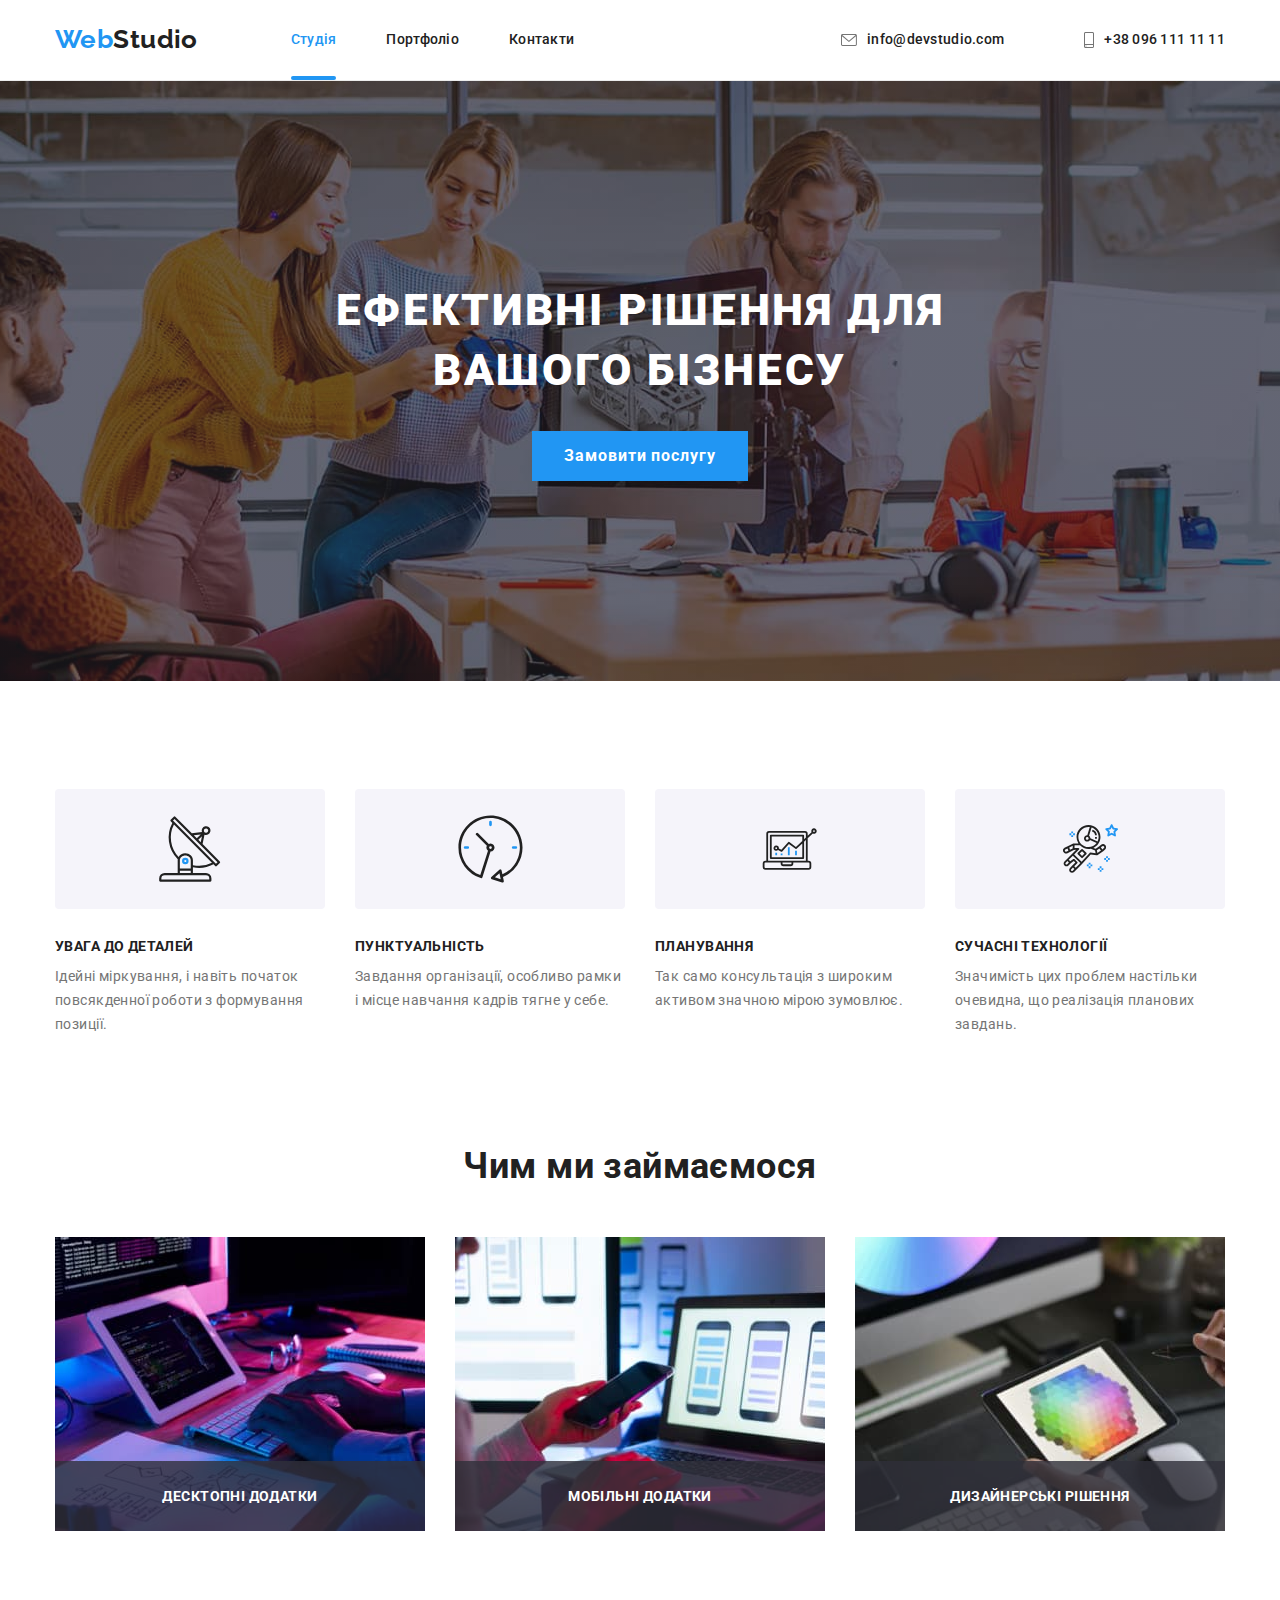
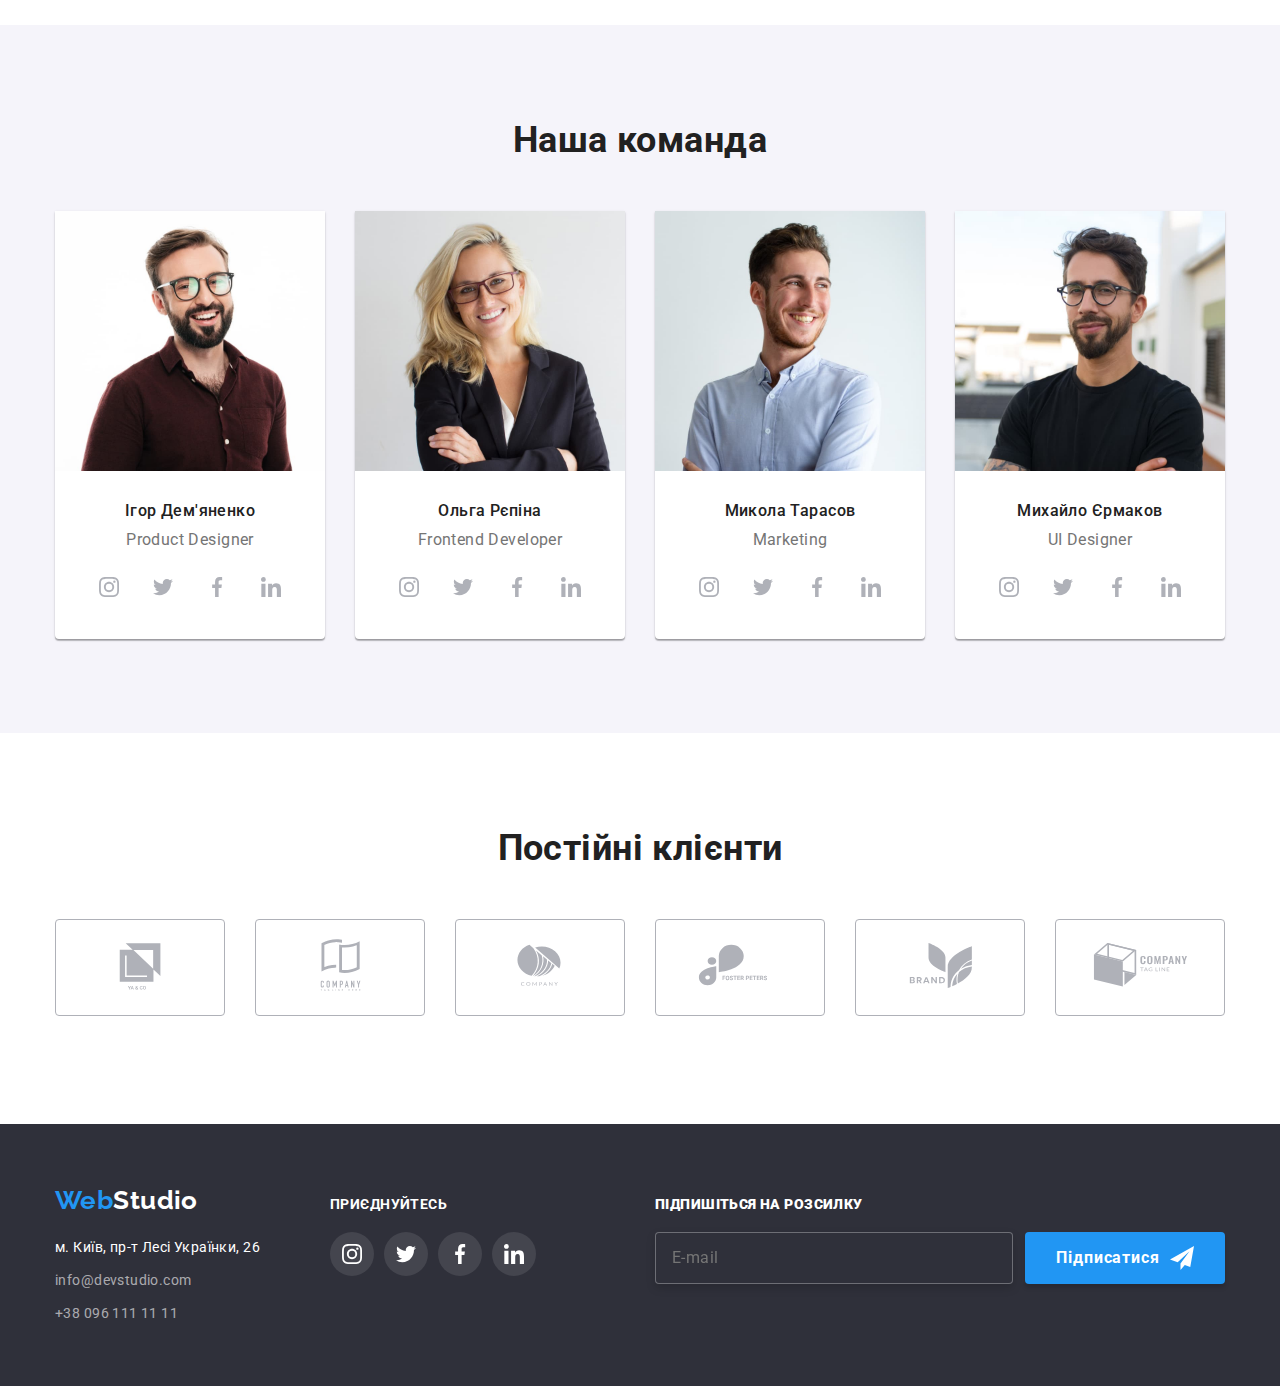
<file: index.html>
<!DOCTYPE html>
<html lang="uk">
  <head>
    <meta charset="UTF-8" />
    <meta http-equiv="X-UA-Compatible" content="IE=edge" />
    <meta name="viewport" content="width=device-width, initial-scale=1.0" />
    <title>Document</title>
    <link rel="preconnect" href="https://fonts.googleapis.com" />
    <link rel="preconnect" href="https://fonts.gstatic.com" crossorigin />
    <link
      href="https://fonts.googleapis.com/css2?family=Raleway:wght@700&family=Roboto:wght@400;500;700;900&display=swap"
      rel="stylesheet"
    />
    <link
      rel="stylesheet"
      href="https://cdnjs.cloudflare.com/ajax/libs/modern-normalize/1.1.0/modern-normalize.min.css"
    />
    <link rel="stylesheet" href="./css/styles.css" />
  </head>
  <body>
    <header class="page-header">
      <div class="container main-nav">
        <a href="/" class="logo header"> <span class="accent">Web</span>Studio </a>

        <nav>
          <ul class="site-nav list">
            <li class="item"><a class="link current" href="">Студія</a></li>
            <li class="item"><a class="link" href="./portfolio.html">Портфоліо</a></li>
            <li class="item"><a class="link" href="">Контакти</a></li>
          </ul>
        </nav>

        <ul class="auth-list">
          <li class="auth-item">
            <a class="auth-link" href="mailto:info@devstudio.com">
              <svg class="auth-icon" width="16px" height="12px">
                <use href="./images/icons.svg#icon-envelope"></use>
              </svg>
              info@devstudio.com</a
            >
          </li>
          <li class="auth-item">
            <a class="auth-link" href="tel:+380961111111">
              <svg class="auth-icon" width="10px" height="16px">
                <use href="./images/icons.svg#icon-smartphone"></use>
              </svg>
              +38 096 111 11 11</a
            >
          </li>
        </ul>
      </div>
    </header>

    <main>
      <section class="hero overlay">
        <div class="container">
          <h1 class="hero-title">Ефективні рішення для вашого бізнесу</h1>
          <button type="button" class="button primary" data-modal-open>Замовити послугу</button>
        </div>
      </section>

      <section class="benefits section">
        <div class="container">
          <h2 class="visually-hidden">Переваги</h2>
          <ul class="benefits-list">
            <li class="benefits-item">
              <div class="benefits-element">
                <svg class="benefits-icon" width="65.32px" height="70px">
                  <use href="./images/icons.svg#icon-antenna"></use>
                </svg>
              </div>
              <h3 class="benefits-title">Увага до деталей</h3>
              <p class="benefits-text">
                Ідейні міркування, і навіть початок повсякденної роботи з формування позиції.
              </p>
            </li>
            <li class="benefits-item">
              <div class="benefits-element">
                <svg class="benefits-icon" width="67px" height="70px">
                  <use href="./images/icons.svg#icon-clock"></use>
                </svg>
              </div>
              <h3 class="benefits-title">Пунктуальність</h3>
              <p class="benefits-text">
                Завдання організації, особливо рамки і місце навчання кадрів тягне у себе.
              </p>
            </li>
            <li class="benefits-item">
              <div class="benefits-element">
                <svg class="benefits-icon" width="70px" height="54px">
                  <use href="./images/icons.svg#icon-diagram"></use>
                </svg>
              </div>
              <h3 class="benefits-title">Планування</h3>
              <p class="benefits-text">
                Так само консультація з широким активом значною мірою зумовлює.
              </p>
            </li>
            <li class="benefits-item">
              <div class="benefits-element">
                <svg class="benefits-icon" width="55px" height="61px">
                  <use href="./images/icons.svg#icon-astronaut"></use>
                </svg>
              </div>
              <h3 class="benefits-title">Сучасні технології</h3>
              <p class="benefits-text">
                Значимість цих проблем настільки очевидна, що реалізація планових завдань.
              </p>
            </li>
          </ul>
        </div>
      </section>

      <section class="examples section">
        <div class="container">
          <h2 class="examples-title">Чим ми займаємося</h2>
          <ul class="examples list">
            <li class="item">
              <div class="examples-thumb">
                <img src="./images/computer.jpg" alt="Робота на компютері" width="370" />
                <p class="examples-text">Десктопні додатки</p>
              </div>
            </li>

            <li class="item">
              <div class="examples-thumb">
                <img src="./images/phone.jpg" alt="Робота та телефоні" width="370" />
                <p class="examples-text">Мобільні додатки</p>
              </div>
            </li>

            <li class="item">
              <div class="examples-thumb">
                <img src="./images/tablet.jpg" alt="Робота на планшеті" width="370" />
                <p class="examples-text">Дизайнерські рішення</p>
              </div>
            </li>
          </ul>
        </div>
      </section>

      <section class="team section">
        <div class="container">
          <h2 class="team-title">Наша команда</h2>
          <ul class="team list">
            <li class="item">
              <img src="./images/productdesigner.jpg" alt="Дизайнер продукту" width="270" />
              <h3 class="title">Ігор Дем'яненко</h3>
              <p class="text" lang="en">Product Designer</p>
              <div class="thumb">
                <ul class="net-list">
                  <li class="net-item">
                    <a href="#" class="net-link">
                      <svg class="net-icon" width="20px" height="20px">
                        <use href="./images/icons.svg#icon-instagram"></use>
                      </svg>
                    </a>
                  </li>
                  <li class="net-item">
                    <a href="#" class="net-link">
                      <svg class="net-icon" width="20px" height="20px">
                        <use href="./images/icons.svg#icon-twitter"></use>
                      </svg>
                    </a>
                  </li>
                  <li class="net-item">
                    <a href="#" class="net-link">
                      <svg class="net-icon" width="20px" height="20px">
                        <use href="./images/icons.svg#icon-facebook"></use>
                      </svg>
                    </a>
                  </li>
                  <li class="net-item">
                    <a href="#" class="net-link">
                      <svg class="net-icon" width="20px" height="20px">
                        <use href="./images/icons.svg#icon-linkedin"></use>
                      </svg>
                    </a>
                  </li>
                </ul>
              </div>
            </li>

            <li class="item">
              <img src="./images/frontenddeveloper.jpg" alt="Розробник інтерфейсу" width="270" />
              <h3 class="title">Ольга Рєпіна</h3>
              <p class="text" lang="en">Frontend Developer</p>
              <div class="thumb">
                <ul class="net-list">
                  <li class="net-item">
                    <a href="#" class="net-link">
                      <svg class="net-icon" width="20px" height="20px">
                        <use href="./images/icons.svg#icon-instagram"></use>
                      </svg>
                    </a>
                  </li>
                  <li class="net-item">
                    <a href="#" class="net-link">
                      <svg class="net-icon" width="20px" height="20px">
                        <use href="./images/icons.svg#icon-twitter"></use>
                      </svg>
                    </a>
                  </li>
                  <li class="net-item">
                    <a href="#" class="net-link">
                      <svg class="net-icon" width="20px" height="20px">
                        <use href="./images/icons.svg#icon-facebook"></use>
                      </svg>
                    </a>
                  </li>
                  <li class="net-item">
                    <a href="#" class="net-link">
                      <svg class="net-icon" width="20px" height="20px">
                        <use href="./images/icons.svg#icon-linkedin"></use>
                      </svg>
                    </a>
                  </li>
                </ul>
              </div>
            </li>

            <li class="item">
              <img src="./images/marketing.jpg" alt="Маркетинг" width="270" />
              <h3 class="title">Микола Тарасов</h3>
              <p class="text" lang="en">Marketing</p>
              <div class="thumb">
                <ul class="net-list">
                  <li class="net-item">
                    <a href="#" class="net-link">
                      <svg class="net-icon" width="20px" height="20px">
                        <use href="./images/icons.svg#icon-instagram"></use>
                      </svg>
                    </a>
                  </li>
                  <li class="net-item">
                    <a href="#" class="net-link">
                      <svg class="net-icon" width="20px" height="20px">
                        <use href="./images/icons.svg#icon-twitter"></use>
                      </svg>
                    </a>
                  </li>
                  <li class="net-item">
                    <a href="#" class="net-link">
                      <svg class="net-icon" width="20px" height="20px">
                        <use href="./images/icons.svg#icon-facebook"></use>
                      </svg>
                    </a>
                  </li>
                  <li class="net-item">
                    <a href="#" class="net-link">
                      <svg class="net-icon" width="20px" height="20px">
                        <use href="./images/icons.svg#icon-linkedin"></use>
                      </svg>
                    </a>
                  </li>
                </ul>
              </div>
            </li>

            <li class="item">
              <img
                src="./images/uidesigner.jpg"
                alt="Дизайнер інтерфейсу користувача"
                width="270"
              />
              <h3 class="title">Михайло Єрмаков</h3>
              <p class="text" lang="en">UI Designer</p>
              <div class="thumb">
                <ul class="net-list">
                  <li class="net-item">
                    <a href="#" class="net-link">
                      <svg class="net-icon" width="20px" height="20px">
                        <use href="./images/icons.svg#icon-instagram"></use>
                      </svg>
                    </a>
                  </li>
                  <li class="net-item">
                    <a href="#" class="net-link">
                      <svg class="net-icon" width="20px" height="20px">
                        <use href="./images/icons.svg#icon-twitter"></use>
                      </svg>
                    </a>
                  </li>
                  <li class="net-item">
                    <a href="#" class="net-link">
                      <svg class="net-icon" width="20px" height="20px">
                        <use href="./images/icons.svg#icon-facebook"></use>
                      </svg>
                    </a>
                  </li>
                  <li class="net-item">
                    <a href="#" class="net-link">
                      <svg class="net-icon" width="20px" height="20px">
                        <use href="./images/icons.svg#icon-linkedin"></use>
                      </svg>
                    </a>
                  </li>
                </ul>
              </div>
            </li>
          </ul>
        </div>
      </section>

      <section class="clientage section">
        <div class="container">
          <h2 class="clientage-title">Постійні клієнти</h2>
          <ul class="clientage-list">
            <li class="clientage-item">
              <a href="#" class="clientage-link">
                <svg class="clientage-icon" width="106px" height="60px">
                  <use href="./images/icons.svg#icon-Logo1"></use>
                </svg>
              </a>
            </li>
            <li class="clientage-item">
              <a href="#" class="clientage-link">
                <svg class="clientage-icon" width="106px" height="60px">
                  <use href="./images/icons.svg#icon-Logo2"></use>
                </svg>
              </a>
            </li>
            <li class="clientage-item">
              <a href="#" class="clientage-link">
                <svg class="clientage-icon" width="106px" height="60px">
                  <use href="./images/icons.svg#icon-Logo3"></use>
                </svg>
              </a>
            </li>
            <li class="clientage-item">
              <a href="#" class="clientage-link">
                <svg class="clientage-icon" width="106px" height="60px">
                  <use href="./images/icons.svg#icon-Logo4"></use>
                </svg>
              </a>
            </li>
            <li class="clientage-item">
              <a href="#" class="clientage-link">
                <svg class="clientage-icon" width="106px" height="60px">
                  <use href="./images/icons.svg#icon-Logo5"></use>
                </svg>
              </a>
            </li>
            <li class="clientage-item">
              <a href="#" class="clientage-link">
                <svg class="clientage-icon" width="106px" height="60px">
                  <use href="./images/icons.svg#icon-Logo6"></use>
                </svg>
              </a>
            </li>
          </ul>
        </div>
      </section>
    </main>

    <footer>
      <div class="container footer">
        <div class="content footer">
          <a href="index.html" class="logo footer"> <span class="accent">Web</span>Studio </a>

          <address>
            <ul class="address list">
              <li class="item">
                <a href="" class="address-legal">м. Київ, пр-т Лесі Українки, 26</a>
              </li>
              <li class="item">
                <a href="mailto:info@devstudio.com" class="mail">info@devstudio.com</a>
              </li>

              <li class="item">
                <a href="tel:+380961111111" class="phone">+38 096 111 11 11</a>
              </li>
            </ul>
          </address>
        </div>

        <div class="thumb-footer">
          <div class="net-content-footer">
            <p class="net-text">Приєднуйтесь</p>
            <ul class="net-list footer">
              <li class="net-item footer">
                <a href="#" class="net-link footer">
                  <svg class="net-icon footer" width="20px" height="20px">
                    <use href="./images/icons.svg#icon-instagram"></use>
                  </svg>
                </a>
              </li>
              <li class="net-item footer">
                <a href="#" class="net-link footer">
                  <svg class="net-icon footer" width="20px" height="20px">
                    <use href="./images/icons.svg#icon-twitter"></use>
                  </svg>
                </a>
              </li>
              <li class="net-item footer">
                <a href="#" class="net-link footer">
                  <svg class="net-icon footer" width="20px" height="20px">
                    <use href="./images/icons.svg#icon-facebook"></use>
                  </svg>
                </a>
              </li>
              <li class="net-item footer">
                <a href="#" class="net-link footer">
                  <svg class="net-icon footer" width="20px" height="20px">
                    <use href="./images/icons.svg#icon-linkedin"></use>
                  </svg>
                </a>
              </li>
            </ul>
          </div>
        </div>

        <div class="mailing-list">
          <div class="subscription">
            <b>Підпишіться на розсилку</b>
          </div>
          <form class="email-send">
            <input
              class="footer-input"
              type="email"
              name="subscription-email-send"
              placeholder="E-mail"
            />
            <button type="submit" class="email-button">
              Підписатися
              <svg class="email-icon" width="24px" height="24px">
                <use href="./images/icons.svg#icon-send"></use>
              </svg>
            </button>
          </form>
        </div>
      </div>
    </footer>

    <div class="backdrop is-hidden" data-modal>
      <div class="modal">
        <form name="user_data">
          <button type="button" class="button-modal" data-modal-close>
            <svg class="button-modal-close" width="18px" height="18px">
              <use href="./images/icons.svg#icon-close"></use>
            </svg>
          </button>
          <h4 class="user_data_title">Залиште свої дані, ми вам передзвонимо</h4>

          <div class="form-field">
            <label class="form-label" for="user_name">Ім'я</label>
            <div class="form-control">
              <input class="form-input" type="text" name="user_name" id="user_name" autofocus />
              <svg class="phone-icon" width="18px" height="18px">
                <use href="./images/icons.svg#icon-person"></use>
              </svg>
            </div>
          </div>

          <div class="form-field">
            <label class="form-label" for="user_tel">Телефон</label>
            <div class="form-control">
              <input class="form-input" type="tel" name="user_tel" id="user_tel" />
              <svg class="phone-icon" width="18px" height="18px">
                <use href="./images/icons.svg#icon-phone"></use>
              </svg>
            </div>
          </div>

          <div class="form-field">
            <label class="form-label" for="user_mail">Пошта</label>
            <div class="form-control">
              <input class="form-input" type="email" name="user_mail" id="user_mail" />
              <svg class="phone-icon" width="18px" height="18px">
                <use href="./images/icons.svg#icon-email"></use>
              </svg>
            </div>
          </div>

          <div class="form-field">
            <label class="form-label" for="user_comment">Коментар</label>
            <textarea
              class="form-textarea"
              name="user_comment"
              id="user_comment"
              placeholder="Введіть текст"
            ></textarea>
          </div>

          <div class="form-field-checkbox">
            <label class="form-label-checkbox">
              <input class="form-checkbox" type="checkbox" name="accept" value="accept" />
              <span class="check-icon"></span>
              Погоджуюся з розсилкою та приймаю <a href="#" class="form-contract">Умови договору</a>
            </label>
          </div>

          <button type="submit" class="button-send-data">Відправити</button>
        </form>
      </div>
    </div>

    <script src="./js/modal.js"></script>
  </body>
</html>
</file>
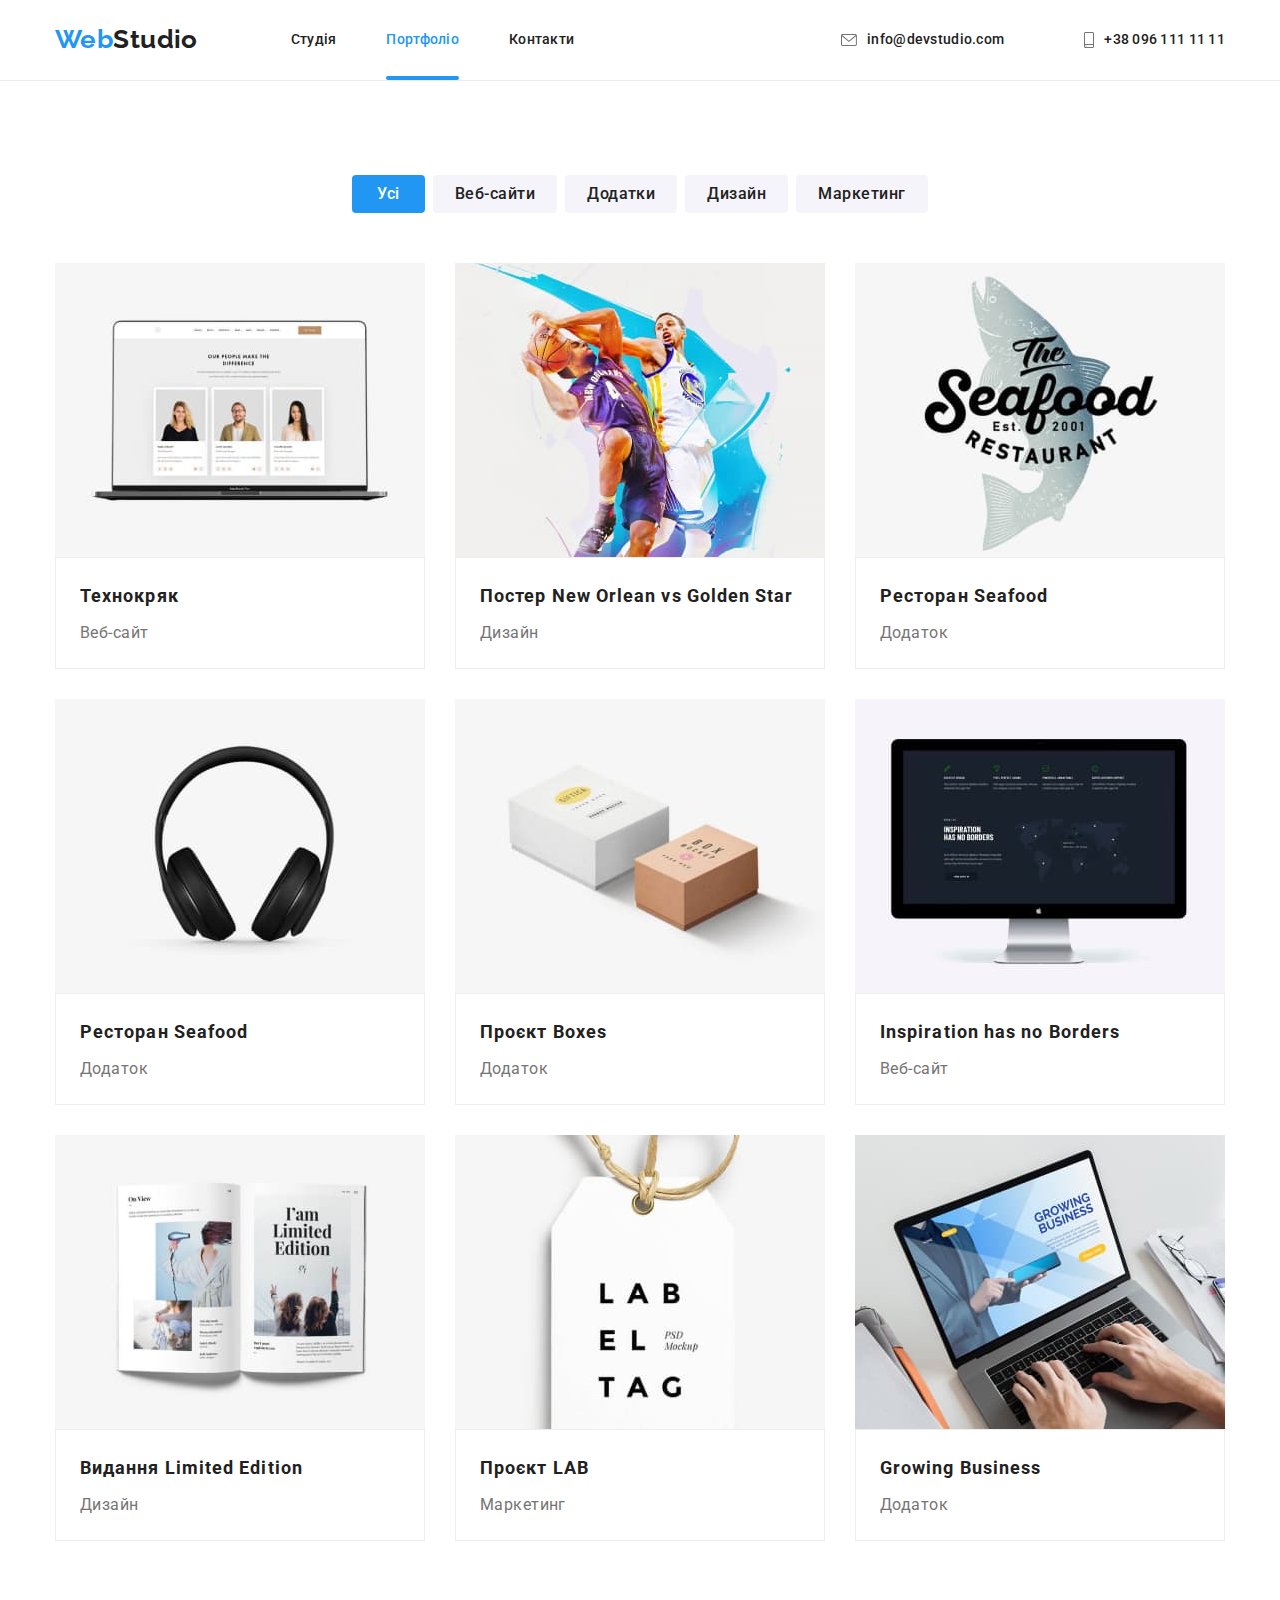
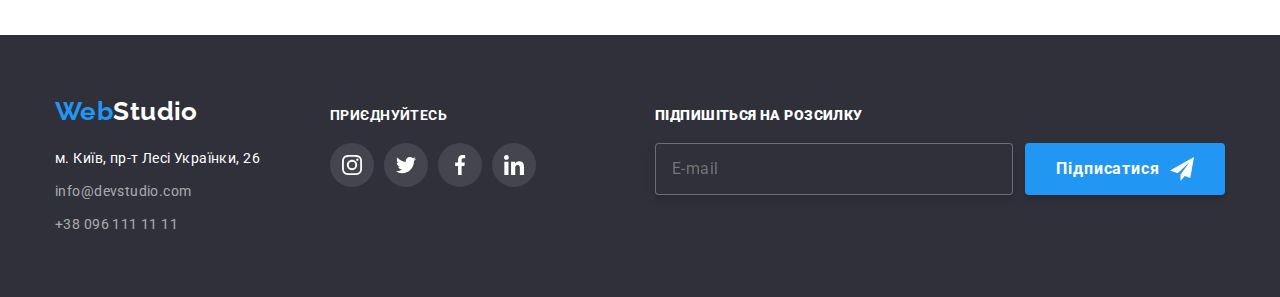
<file: portfolio.html>
<!DOCTYPE html>
<html lang="uk">
  <head>
    <meta charset="UTF-8" />
    <meta http-equiv="X-UA-Compatible" content="IE=edge" />
    <meta name="viewport" content="width=device-width, initial-scale=1.0" />
    <title>Document</title>
    <link rel="preconnect" href="https://fonts.googleapis.com" />
    <link rel="preconnect" href="https://fonts.gstatic.com" crossorigin />
    <link
      href="https://fonts.googleapis.com/css2?family=Raleway:wght@700&family=Roboto:wght@400;500;700;900&display=swap"
      rel="stylesheet"
    />
    <link
      rel="stylesheet"
      href="https://cdnjs.cloudflare.com/ajax/libs/modern-normalize/1.1.0/modern-normalize.min.css"
    />
    <link rel="stylesheet" href="./css/styles.css" />
  </head>

  <body>
    <header class="page-header">
      <div class="container main-nav">
        <a href="/" class="logo header"> <span class="accent">Web</span>Studio </a>

        <nav>
          <ul class="site-nav list">
            <li class="item"><a class="link" href="./index.html">Студія</a></li>
            <li class="item"><a class="link current" href="./portfolio.html">Портфоліо</a></li>
            <li class="item"><a class="link" href="">Контакти</a></li>
          </ul>
        </nav>

        <ul class="auth-list">
          <li class="auth-item">
            <a class="auth-link" href="mailto:info@devstudio.com">
              <svg class="auth-icon" width="16px" height="12px">
                <use href="./images/icons.svg#icon-envelope"></use>
              </svg>
              info@devstudio.com</a
            >
          </li>
          <li class="auth-item">
            <a class="auth-link" href="tel:+380961111111">
              <svg class="auth-icon" width="10px" height="16px">
                <use href="./images/icons.svg#icon-smartphone"></use>
              </svg>
              +38 096 111 11 11</a
            >
          </li>
        </ul>
      </div>
    </header>

    <main>
      <section class="section">
        <div class="container">
          <h1 class="visually-hidden">Приклади проектів</h1>
          <ul class="button list">
            <li class="item">
              <button type="button" class="button secondary active">Усі</button>
            </li>
            <li class="item">
              <button type="button" class="button secondary">Веб-сайти</button>
            </li>
            <li class="item">
              <button type="button" class="button secondary">Додатки</button>
            </li>
            <li class="item">
              <button type="button" class="button secondary">Дизайн</button>
            </li>
            <li class="item">
              <button type="button" class="button secondary">Маркетинг</button>
            </li>
          </ul>

          <ul class="works list">
            <li class="works item">
              <a class="works-link" href="#">
                <div class="works-thumb">
                  <img src="./images/technocrat.jpg" alt="Сайт" width="370" />
                  <div class="works-overlay">
                    <p class="works-exposition">
                      Ресурс пропонує комплексні пропозиції з різним рівнем функціоналу та сервісів.
                      Все це дозволить відвідувачу отримати вичерпні відомості про компанію чи
                      приватну особу.
                    </p>
                  </div>
                </div>
                <div class="works-caption">
                  <h2 class="works-title">Технокряк</h2>
                  <p class="works-description">Веб-сайт</p>
                </div>
              </a>
            </li>

            <li class="works item">
              <a class="works-link" href="#">
                <div class="works-thumb">
                  <img src="./images/neworlean.jpg" alt="Баскетбол" width="370" />
                  <div class="works-overlay">
                    <p class="works-exposition">
                      Ресурс пропонує комплексні пропозиції з різним рівнем функціоналу та сервісів.
                      Все це дозволить відвідувачу отримати вичерпні відомості про компанію чи
                      приватну особу.
                    </p>
                  </div>
                </div>
                <div class="works-caption">
                  <h2 class="works-title">Постер New Orlean vs Golden Star</h2>
                  <p class="works-description">Дизайн</p>
                </div>
              </a>
            </li>

            <li class="works item">
              <a class="works-link" href="#">
                <div class="works-thumb">
                  <img src="./images/seafoot.jpg" alt="Логопит ресторану" width="370" />
                  <div class="works-overlay">
                    <p class="works-exposition">
                      Ресурс пропонує комплексні пропозиції з різним рівнем функціоналу та сервісів.
                      Все це дозволить відвідувачу отримати вичерпні відомості про компанію чи
                      приватну особу.
                    </p>
                  </div>
                </div>
                <div class="works-caption">
                  <h2 class="works-title">Ресторан Seafood</h2>
                  <p class="works-description">Додаток</p>
                </div>
              </a>
            </li>

            <li class="works item">
              <a class="works-link" href="#">
                <div class="works-thumb">
                  <img src="./images/prime.jpg" alt="Навушники" width="370" />
                  <div class="works-overlay">
                    <p class="works-exposition">
                      Ресурс пропонує комплексні пропозиції з різним рівнем функціоналу та сервісів.
                      Все це дозволить відвідувачу отримати вичерпні відомості про компанію чи
                      приватну особу.
                    </p>
                  </div>
                </div>
                <div class="works-caption">
                  <h2 class="works-title">Ресторан Seafood</h2>
                  <p class="works-description">Додаток</p>
                </div>
              </a>
            </li>

            <li class="works item">
              <a class="works-link" href="#">
                <div class="works-thumb">
                  <img src="./images/boxes.jpg" alt="Коробочки" width="370" />
                  <div class="works-overlay">
                    <p class="works-exposition">
                      Ресурс пропонує комплексні пропозиції з різним рівнем функціоналу та сервісів.
                      Все це дозволить відвідувачу отримати вичерпні відомості про компанію чи
                      приватну особу.
                    </p>
                  </div>
                </div>
                <div class="works-caption">
                  <h2 class="works-title">Проєкт Boxes</h2>
                  <p class="works-description">Додаток</p>
                </div>
              </a>
            </li>

            <li class="works item">
              <a class="works-link" href="#">
                <div class="works-thumb">
                  <img src="./images/inspiration.jpg" alt="Монітор" width="370" />
                  <div class="works-overlay">
                    <p class="works-exposition">
                      Ресурс пропонує комплексні пропозиції з різним рівнем функціоналу та сервісів.
                      Все це дозволить відвідувачу отримати вичерпні відомості про компанію чи
                      приватну особу.
                    </p>
                  </div>
                </div>
                <div class="works-caption">
                  <h2 class="works-title">Inspiration has no Borders</h2>
                  <p class="works-description">Веб-сайт</p>
                </div>
              </a>
            </li>

            <li class="works item">
              <a class="works-link" href="#">
                <div class="works-thumb">
                  <img src="./images/limitededition.jpg" alt="Книга" width="370" />
                  <div class="works-overlay">
                    <p class="works-exposition">
                      Ресурс пропонує комплексні пропозиції з різним рівнем функціоналу та сервісів.
                      Все це дозволить відвідувачу отримати вичерпні відомості про компанію чи
                      приватну особу.
                    </p>
                  </div>
                </div>
                <div class="works-caption">
                  <h2 class="works-title">Видання Limited Edition</h2>
                  <p class="works-description">Дизайн</p>
                </div>
              </a>
            </li>

            <li class="works item">
              <a class="works-link" href="#">
                <div class="works-thumb">
                  <img src="./images/lab.jpg" alt="Бирка" width="370" />
                  <div class="works-overlay">
                    <p class="works-exposition">
                      Ресурс пропонує комплексні пропозиції з різним рівнем функціоналу та сервісів.
                      Все це дозволить відвідувачу отримати вичерпні відомості про компанію чи
                      приватну особу.
                    </p>
                  </div>
                </div>
                <div class="works-caption">
                  <h2 class="works-title">Проєкт LAB</h2>
                  <p class="works-description">Маркетинг</p>
                </div>
              </a>
            </li>

            <li class="works item">
              <a class="works-link" href="#">
                <div class="works-thumb">
                  <img src="./images/growingbusiness.jpg" alt="Ноутбук" width="370" />
                  <div class="works-overlay">
                    <p class="works-exposition">
                      Ресурс пропонує комплексні пропозиції з різним рівнем функціоналу та сервісів.
                      Все це дозволить відвідувачу отримати вичерпні відомості про компанію чи
                      приватну особу.
                    </p>
                  </div>
                </div>
                <div class="works-caption">
                  <h2 class="works-title">Growing Business</h2>
                  <p class="works-description">Додаток</p>
                </div>
              </a>
            </li>
          </ul>
        </div>
      </section>
    </main>

    <footer>
      <div class="container footer">
        <div class="content footer">
          <a href="index.html" class="logo footer"> <span class="accent">Web</span>Studio </a>

          <address>
            <ul class="address list">
              <li class="item">
                <a href="" class="address-legal">м. Київ, пр-т Лесі Українки, 26</a>
              </li>
              <li class="item">
                <a href="mailto:info@devstudio.com" class="mail">info@devstudio.com</a>
              </li>

              <li class="item">
                <a href="tel:+380961111111" class="phone">+38 096 111 11 11</a>
              </li>
            </ul>
          </address>
        </div>

        <div class="thumb-footer">
          <div class="net-content-footer">
            <p class="net-text">Приєднуйтесь</p>
            <ul class="net-list footer">
              <li class="net-item footer">
                <a href="#" class="net-link footer">
                  <svg class="net-icon footer" width="20px" height="20px">
                    <use href="./images/icons.svg#icon-instagram"></use>
                  </svg>
                </a>
              </li>
              <li class="net-item footer">
                <a href="#" class="net-link footer">
                  <svg class="net-icon footer" width="20px" height="20px">
                    <use href="./images/icons.svg#icon-twitter"></use>
                  </svg>
                </a>
              </li>
              <li class="net-item footer">
                <a href="#" class="net-link footer">
                  <svg class="net-icon footer" width="20px" height="20px">
                    <use href="./images/icons.svg#icon-facebook"></use>
                  </svg>
                </a>
              </li>
              <li class="net-item footer">
                <a href="#" class="net-link footer">
                  <svg class="net-icon footer" width="20px" height="20px">
                    <use href="./images/icons.svg#icon-linkedin"></use>
                  </svg>
                </a>
              </li>
            </ul>
          </div>
        </div>

        <div class="mailing-list">
          <div class="subscription">
            <b>Підпишіться на розсилку</b>
          </div>
          <form class="email-send">
            <input
              class="footer-input"
              type="email"
              name="subscription-email-send"
              placeholder="E-mail"
            />
            <button type="submit" class="email-button">
              Підписатися
              <svg class="email-icon" width="24px" height="24px">
                <use href="./images/icons.svg#icon-send"></use>
              </svg>
            </button>
          </form>
        </div>
      </div>
    </footer>
  </body>
</html>
</file>
<file: css/styles.css>
/* колір основного тексту #212121;  */
/* вторинний колір тексту #757575 */
/* білий #FFFFFF; */
/* колір-акцент #2196F3; */
/* основний колір фона #F5F5F5;  */
/* вторинний колір фона #F5F4FA; */
/* колір фона шапки #FFFFFF; */
/* колір фона футера #2F303A; */
/* колір фона героя #2F303A; */

:root {
  --primary-text-color: #757575;
  --title-text-color: #212121;
  --accent-color: #2196f3;
  --white: #ffffff;
  --primary-background-color: #f5f5f5;
  --secondary-background-color: #f5f4fa;
  --footer-background-color: #2f303a;
  --primary-font-family: Roboto, sans-serif;
  --secondary-font-family: Raleway, sans-serif;
  --buttom-hover-color: #188ce8;
  --time-distribution-function: cubic-bezier(0.4, 0, 0.2, 1);
}

body {
  background-color: var(--white);
  color: var(--primary-text-color);
  font-family: var(--primary-font-family);
  font-size: 14px;
  letter-spacing: 0.03em;
}

.list {
  list-style: none;
  padding: 0;
  margin: 0;
}

.works.link {
  text-decoration: none;
}

/* шапка */
.page-header {
  color: var(--title-text-color);
  border-bottom: 1px solid #ececec;
}

.main-nav {
  display: flex;
  align-items: center;
}

.logo.header {
  color: var(--title-text-color);
  font-family: var(--secondary-font-family);
  font-weight: 700;
  font-size: 26px;
  line-height: 1.2;
}

.accent {
  color: var(--accent-color);
}

.logo.header {
  text-decoration: none;
}

.site-nav {
  display: flex;
  margin-left: 93px;
}

.auth-list {
  display: flex;
  list-style: none;
  margin-left: auto;
  align-content: center;
  gap: 30px;
  margin-bottom: 0;
  margin-top: 0;
}

.site-nav .link {
  color: var(--title-text-color);
  font-weight: 500;
  line-height: 1.14;
  letter-spacing: 0.02em;
  text-decoration: none;
  display: block;
  padding-top: 32px;
  padding-bottom: 32px;

  transition: color 250ms var(--time-distribution-function);
}

.auth-link {
  color: var(--title-text-color);
  font-weight: 500;
  line-height: 1.14;
  letter-spacing: 0.02em;
  text-decoration: none;
  display: block;
  padding-top: 32px;
  padding-bottom: 32px;
  display: flex;
  align-items: center;

  transition: color 250ms var(--time-distribution-function);
}

.site-nav .link:hover,
.site-nav .link:focus {
  color: var(--accent-color);
}

.site-nav .item:not(:last-child) {
  margin-right: 50px;
}

.auth-item:not(:last-child) {
  margin-right: 50px;
}

.auth-link:hover,
.auth-link:focus {
  color: var(--accent-color);
}

.auth-link:hover .auth-icon,
.auth-link:focus .auth-icon {
  fill: var(--accent-color);
}

.auth-icon {
  margin-right: 10px;
  fill: var(--primary-text-color);
}

.container {
  max-width: 1200px;
  padding-left: 15px;
  padding-right: 15px;
  margin: 0 auto;
}

h1,
h2,
h3,
p {
  margin-top: 0;
  margin-bottom: 0;
}

img {
  display: block;
  max-width: 100%;
  height: auto;
}

.benefits-title {
  color: var(--title-text-color);
  font-size: 14px;
  line-height: 1.14;
  text-transform: uppercase;
  margin-bottom: 10px;
}

.benefits-text {
  line-height: 1.71;
}

.benefits-list {
  list-style: none;
  display: flex;
  gap: 30px;
  padding: 0;
}

.benefits-element {
  display: flex;
  min-width: 270px;
  min-height: 120px;
  border-radius: 4px;
  background-color: var(--secondary-background-color);
  justify-content: center;
  align-items: center;
  margin-bottom: 30px;
}

.benefits-icon {
  justify-content: center;
  align-items: center;
}

/* .benefits-item:not(:last-child) {
  margin-right: 30px;
} */

.button {
  font-family: inherit;
}

.button.primary {
  padding: 10px 32px;
  min-width: 216px;
  border: none;
  margin-left: auto;
  margin-right: auto;

  color: var(--white);
  background-color: var(--accent-color);

  font-weight: 700;
  font-size: 16px;
  line-height: 1.88;
  display: flex;
  align-items: center;
  text-align: center;
  letter-spacing: 0.06em;
  cursor: pointer;

  transition: background-color 250ms var(--time-distribution-function),
    box-shadow 250ms var(--time-distribution-function),
    border-radius 250ms var(--time-distribution-function);
}

.button.primary:hover,
.button.primary:focus {
  background-color: var(--buttom-hover-color);
  box-shadow: 0px 4px 4px rgba(0, 0, 0, 0.15);
  border-radius: 4px;
}

.hero {
  background-color: var(--footer-background-color);
}

.hero-title {
  color: var(--white);
  font-weight: 900;
  font-size: 44px;
  line-height: 1.36;
  text-align: center;
  letter-spacing: 0.06em;
  text-transform: uppercase;
  margin-bottom: 30px;
  max-width: 696px;
  margin-right: auto;
  margin-left: auto;
}

.overlay {
  max-width: 1600px;
  margin-left: auto;
  margin-right: auto;
  background-image: linear-gradient(to right, rgba(47, 48, 58, 0.4), rgba(47, 48, 58, 0.4)),
    url('../images/hero.jpg');
  background-repeat: no-repeat;
  background-size: cover;
  background-position: center;
}

.site-nav .link.current {
  color: var(--accent-color);
}

.link.current {
  position: relative;
}

.link.current::after {
  content: '';
  display: block;
  width: 100%;
  height: 4px;
  background: var(--accent-color);
  border-radius: 2px;
  position: absolute;
  bottom: 0;
}

.visually-hidden {
  position: absolute;
  white-space: nowrap;
  width: 1px;
  height: 1px;
  overflow: hidden;
  border: 0;
  padding: 0;
  clip: rect(0 0 0 0);
  clip-path: inset(50%);
  margin: -1px;
}

.button.list {
  display: flex;
  justify-content: center;
  margin-bottom: 50px;
  gap: 8px;
}

/* .button.list .item:not(:last-child) {
  margin-right: 8px;
} */

/* Modal */
.backdrop {
  position: fixed;
  top: 0;
  left: 0;
  width: 100%;
  height: 100%;
  background-color: rgba(0, 0, 0, 0.2);
  opacity: 1;
  transition: opacity 250ms var(--time-distribution-function),
    visibility 250ms var(--time-distribution-function);
}

.backdrop.is-hidden {
  opacity: 0;
  pointer-events: none;
  visibility: hidden;
}

.backdrop.is-hidden .modal {
  transform: translate(-50%, -50%) scale(0.75);
}

.modal {
  position: absolute;
  top: 50%;
  left: 50%;
  transform: translate(-50%, -50%) scale(1);

  width: 528px;
  height: 581px;
  background-color: var(--white);
  box-shadow: 0px 1px 3px rgba(0, 0, 0, 0.12), 0px 1px 1px rgba(0, 0, 0, 0.14),
    0px 2px 1px rgba(0, 0, 0, 0.2);
  border-radius: 4px;

  transition: transform 250ms var(--time-distribution-function);
  padding: 40px;
}

.button-modal {
  position: absolute;
  top: 8px;
  right: 8px;

  display: flex;
  border-radius: 50%;
  border: 1px solid rgba(0, 0, 0, 0.1);
  background-color: var(--white);
  justify-content: center;
  align-items: center;
  height: 30px;
  width: 30px;
  cursor: pointer;
}

.form-field {
  display: block;
  flex-direction: column;
  margin-bottom: 10px;
}

.form-control {
  position: relative;

  margin: 4px 0 10px 0;
}

.form-input {
  width: 100%;
  height: 40px;

  border: 1px solid rgba(33, 33, 33, 0.2);
  border-radius: 4px;
  outline: none;
  padding: 12px 12px 12px 42px;

  transition: border-color 250ms var(--time-distribution-function);
}

.form-input:focus {
  border-color: var(--accent-color);
}

.form-label {
  font-size: 12px;
  line-height: 1.17;
  letter-spacing: 0.01em;
  color: var(--primary-text-color);
}

.form-textarea {
  display: block;
  width: 100%;
  min-height: 120px;
  resize: none;
  margin: 4px 0 20px 0;
  padding: 12px 16px;

  border: 1px solid rgba(33, 33, 33, 0.2);
  border-radius: 4px;

  transition: border-color 250ms var(--time-distribution-function);
}

.phone-icon {
  position: absolute;
  top: 50%;
  left: 12px;
  transform: translateY(-50%);

  transition: fill 250ms var(--time-distribution-function);
}

.form-control:focus-within .phone-icon {
  fill: var(--accent-color);
}

.form-textarea:focus {
  border-color: var(--accent-color);
  outline: none;
}

.form-field-checkbox {
  margin-bottom: 30px;
}

.form-label-checkbox {
  padding-left: 36px;
  line-height: 1.71;
  position: relative;
}

.form-checkbox {
  position: absolute;
  white-space: nowrap;
  width: 1px;
  height: 1px;
  overflow: hidden;
  border: 0;
  padding: 0;
  clip: rect(0 0 0 0);
  clip-path: inset(50%);
  margin: -1px;
}

.user_data_title {
  font-weight: 700;
  font-size: 20px;
  line-height: 23px;
  text-align: center;
  color: var(--title-text-color);
  margin: 0 0 12px 0;
}

.check-icon {
  position: absolute;
  width: 16px;
  height: 15px;
  display: inline-block;
  margin: 0 8px 0 12px;

  top: 0;
  left: 0;
  border: 1px solid var(--title-text-color);
  border-radius: 2px;
  cursor: pointer;

  transition: background-color 250ms var(--time-distribution-function),
    background-image 250ms var(--time-distribution-function);
}

.form-checkbox:checked + .check-icon {
  border-color: transparent;
  background-color: var(--accent-color);
  background-image: url('../images/icon-check.svg');
  background-repeat: no-repeat;
  background-size: contain;
  background-origin: border-box;
}

.button-send-data {
  background-color: var(--accent-color);
  box-shadow: 0px 4px 4px rgba(0, 0, 0, 0.15);
  border-radius: 4px;
  border: var(--accent-color);
  padding: 10px 52px;

  display: flex;
  margin: 0 auto;

  font-weight: 700;
  font-size: 16px;
  line-height: 1.88;
  text-align: center;
  letter-spacing: 0.06em;
  color: var(--white);

  max-width: 200px;
  cursor: pointer;
}

.section {
  padding-bottom: 94px;
  padding-top: 94px;
}

.hero {
  padding: 200px 0;
}

.examples.section {
  padding-top: 0;
}

.examples-thumb {
  position: relative;
  display: flex;
  justify-content: center;
}

.examples-thumb::before {
  content: '';
  position: absolute;

  bottom: 0;
  left: 0;

  width: 100%;
  height: 70px;
  background-color: rgba(47, 48, 58, 0.8);
}

.examples-text {
  position: absolute;
  margin: 0;
  bottom: 0;
  padding: 27px 0;

  font-weight: 700;
  text-transform: uppercase;
  color: var(--white);
}

.team.list {
  display: flex;
  gap: 30px;
}

.team {
  background-color: var(--secondary-background-color);
}

.team .item {
  background-color: var(--white);
  box-shadow: 0px 1px 3px rgba(0, 0, 0, 0.12), 0px 1px 1px rgba(0, 0, 0, 0.14),
    0px 2px 1px rgba(0, 0, 0, 0.2);
  border-radius: 0px 0px 4px 4px;
}
.team.list .title {
  margin-top: 30px;
  margin-bottom: 10px;
}

.team.list .text {
  margin-bottom: 16px;
}

.button.secondary {
  padding: 6px 22px;

  color: var(--title-text-color);
  background-color: var(--secondary-background-color);

  display: flex;
  font-weight: 500;
  font-size: 16px;
  line-height: 1.62;
  text-align: center;
  letter-spacing: 0.03em;
  border: none;
  border-radius: 4px;
  cursor: pointer;

  transition: background-color 250ms var(--time-distribution-function),
    color 250ms var(--time-distribution-function),
    box-shadow 250ms var(--time-distribution-function);
}

.button.secondary:hover,
.button.secondary:focus {
  color: var(--white);
  background-color: var(--accent-color);
  box-shadow: 0px 3px 1px rgba(0, 0, 0, 0.1), 0px 1px 2px rgba(0, 0, 0, 0.08),
    0px 2px 2px rgba(0, 0, 0, 0.12);
}

.button.secondary.active {
  padding: 6px 25px;

  color: var(--white);
  background-color: var(--accent-color);
}

.works.list {
  display: flex;
  flex-wrap: wrap;
  gap: 30px;
}

.works-thumb {
  position: relative;
  overflow: hidden;
}

.works-overlay {
  position: absolute;
  top: 0;
  left: 0;
  width: 100%;
  height: 100%;
  background-color: rgba(33, 150, 243, 0.9);
  opacity: 0;
  transform: translateY(100%);
  transition: transform 250ms var(--time-distribution-function),
    opacity 250ms var(--time-distribution-function);
}

.works.item:hover .works-overlay {
  transform: translateY(0);
  opacity: 1;
}

.works.list .works-exposition {
  color: var(--white);
  font-size: 18px;
  line-height: 1.56;
  padding: 63px 24px;
}

.works-caption {
  background: #ffffff;
  border: 1px solid #eeeeee;
}

.works-title {
  margin-top: 20px;
  margin-bottom: 4px;
  margin-right: 24px;
  margin-left: 24px;
}

.works-description {
  padding-right: 24px;
  padding-left: 24px;
  padding-bottom: 20px;
}

.examples-title,
.team-title,
.clientage-title {
  color: var(--title-text-color);
  font-size: 36px;
  line-height: 1.17;
  text-align: center;
  margin-bottom: 50px;
}

.examples {
  display: flex;
}
.examples.list {
  gap: 30px;
}

.team h3 {
  color: var(--title-text-color);
  font-weight: 500;
  font-size: 16px;
  line-height: 1.19;
  text-align: center;
}

.team p {
  font-size: 16px;
  line-height: 1.19;
  text-align: center;
}

.works h2 {
  color: var(--title-text-color);
  font-size: 18px;
  line-height: 2;
  letter-spacing: 0.06em;
}

.works p {
  font-size: 16px;
  line-height: 1.88;
}

.works-link {
  display: block;
  text-decoration: none;
  color: var(--primary-text-color);
  transition: box-shadow 250ms var(--time-distribution-function);
}

.works-link:hover,
.works-link:focus {
  box-shadow: 0px 1px 1px rgba(0, 0, 0, 0.12), 0px 4px 4px rgba(0, 0, 0, 0.06),
    1px 4px 6px rgba(0, 0, 0, 0.16);
}

.clientage-list {
  display: flex;
  list-style: none;
  justify-content: center;
  padding-left: 0px;
  gap: 30px;
}

.clientage-item {
  padding: 16px 32px;
  border: 1px solid #afb1b8;
  border-radius: 4px;
  max-width: 170px;
}

/* .clientage-item:not(:last-child) {
  margin-right: 30px;
} */

.clientage-icon {
  fill: rgba(175, 177, 184, 1);

  transition: fill 250ms var(--time-distribution-function);
}

.clientage-item:hover,
.clientage-item:focus {
  border: 1px solid var(--accent-color);
}

.clientage-item:hover .clientage-icon,
.clientage-item:focus .clientage-icon {
  fill: var(--accent-color);
}

.net-list {
  list-style: none;
  display: flex;
  justify-content: center;
  gap: 10px;
  margin-bottom: 30px;
  padding: 0px;
}

.net-link {
  display: flex;
  width: 44px;
  height: 44px;
  display: flex;
  background-color: var(--white);
  border-radius: 50%;
  justify-content: center;
  align-items: center;
  fill: #afb1b8;

  transition: background-color 250ms var(--time-distribution-function);
}

.net-link:hover,
.net-link:focus {
  background-color: var(--accent-color);
}

.net-link .net-icon {
  transition: fill 250ms var(--time-distribution-function);
}

.net-link:hover .net-icon,
.net-link:focus .net-icon {
  fill: var(--white);
}

footer {
  background-color: var(--footer-background-color);
}

.logo.footer,
.address-legal,
.mail,
.phone {
  text-decoration: none;
}

.address.list .item:not(:last-child) {
  margin-bottom: 9px;
}

.logo.footer {
  color: var(--white);
  font-family: var(--secondary-font-family);
  font-weight: 700;
  font-size: 26px;
  line-height: 1.19;
  display: block;
  margin-bottom: 20px;
}

footer {
  padding-top: 60px;
  padding-bottom: 60px;
}

.address-legal {
  color: var(--white);
  line-height: 1.71;
  font-style: normal;
}

.mail,
.phone {
  color: rgba(255, 255, 255, 0.6);
  line-height: 1.71;
  font-style: normal;
}
.address.list a {
  transition: color 250ms var(--time-distribution-function);
}

.address.list a:hover,
.address.list a:focus {
  color: var(--accent-color);
}

.container.footer {
  display: flex;
  align-items: baseline;
}

.thumb-footer {
  display: flex;
  margin-top: 12px;
  margin-left: 70px;
  justify-content: flex-start;
}

.net-text,
.subscription {
  font-weight: 700;
  text-transform: uppercase;
  color: var(--white);
  margin-bottom: 20px;
}

.net-list.footer {
  margin-bottom: 20px;
  padding: 0px;
}

.net-link.footer {
  background-color: rgba(255, 255, 255, 0.1);
  border-radius: 50%;
  fill: var(--white);
}

.net-link.footer:hover,
.net-link.footer:focus {
  background-color: var(--accent-color);
}

.mailing-list {
  margin-left: auto;
}

.subscription {
  display: block;
}

.email-button {
  display: flex;
  padding: 10px 28px;
  background-color: var(--accent-color);
  box-shadow: 0px 4px 4px rgba(0, 0, 0, 0.15);
  border-radius: 4px;
  border: var(--accent-color);

  min-width: 200px;
  font-weight: 700;
  font-size: 16px;
  line-height: 1.88;
  align-items: center;
  justify-content: center;
  text-align: center;
  letter-spacing: 0.06em;
  color: var(--white);
  cursor: pointer;

  margin-left: 12px;
}

.email-icon {
  margin-left: 10px;
  fill: var(--white);
}

.email-send {
  display: flex;
}

.footer-input {
  min-width: 358px;
  border: 1px solid rgba(255, 255, 255, 0.3);
  filter: drop-shadow(0px 4px 4px rgba(0, 0, 0, 0.15));
  border-radius: 4px;
  background-color: var(--footer-background-color);

  font-size: 16px;
  line-height: 1.25;
  letter-spacing: 0.03em;
  color: rgba(255, 255, 255, 0.6);
  padding: 15px 16px;
}
</file>
